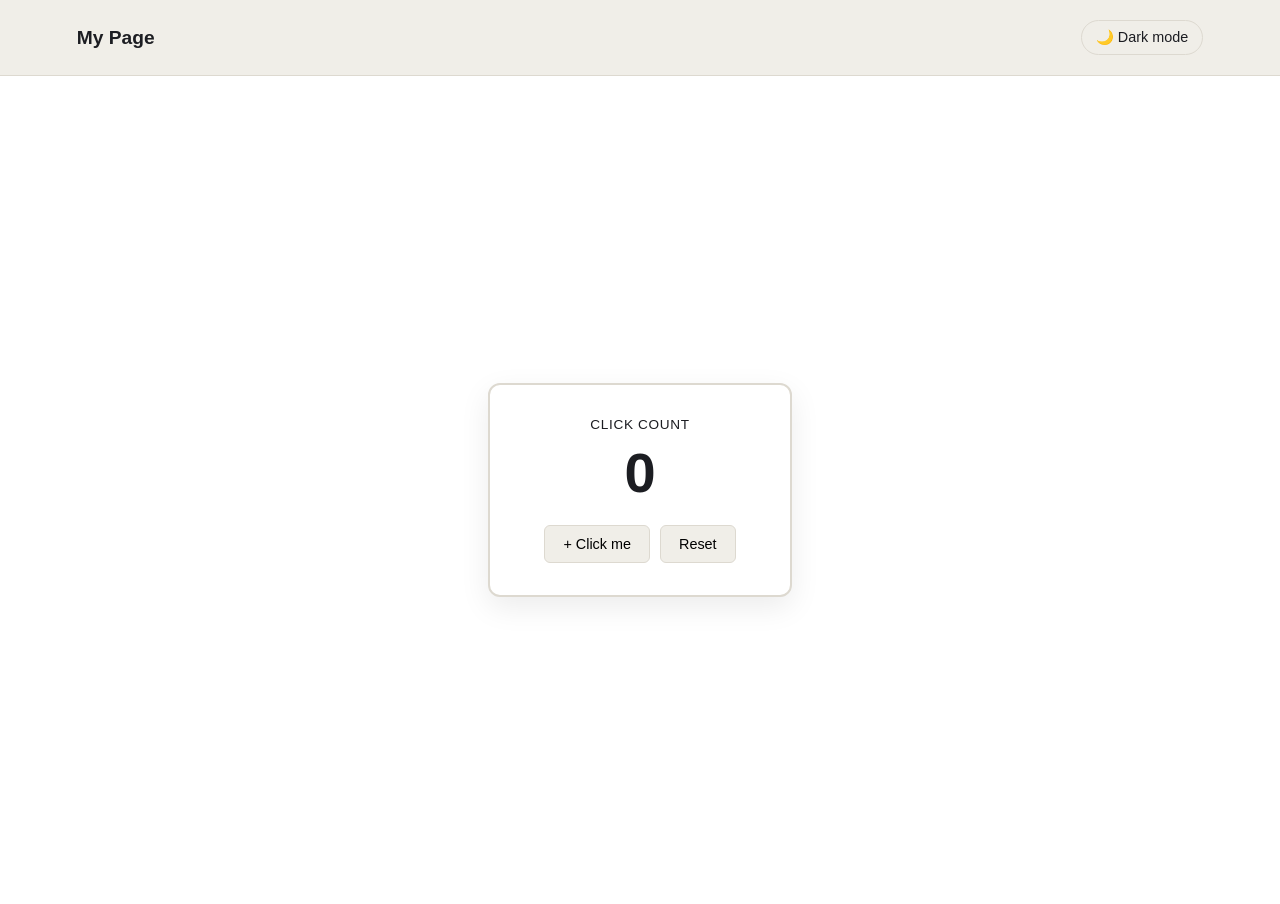
<file: Day_4/index.html>
<!DOCTYPE html>
<html lang="en">
<head>
<meta charset="UTF-8">
<meta name="viewport" content="width=device-width, initial-scale=1.0">
<title>Toggle theme and Counter</title>
<link rel="stylesheet" href="style.css">
</head>
<body>
    <nav>
    <div class="logo">My Page</div>
    <button id="themeToggle" onclick="toggleTheme()">🌙 Dark mode</button>
  </nav>


<div class="center">
    <div class="counter-box">
        <div class="counter-label">Click count</div>
        <div id="counterValue">0</div>  
        <div class="counter-actions">
            <button id="incrementBtn">+ Click me</button>
            <button id="resetBtn" class="reset">Reset</button>
            </div>
        </div>
    </div>
</div>
<script src="script.js"></script>
</body>
</html>
</file>
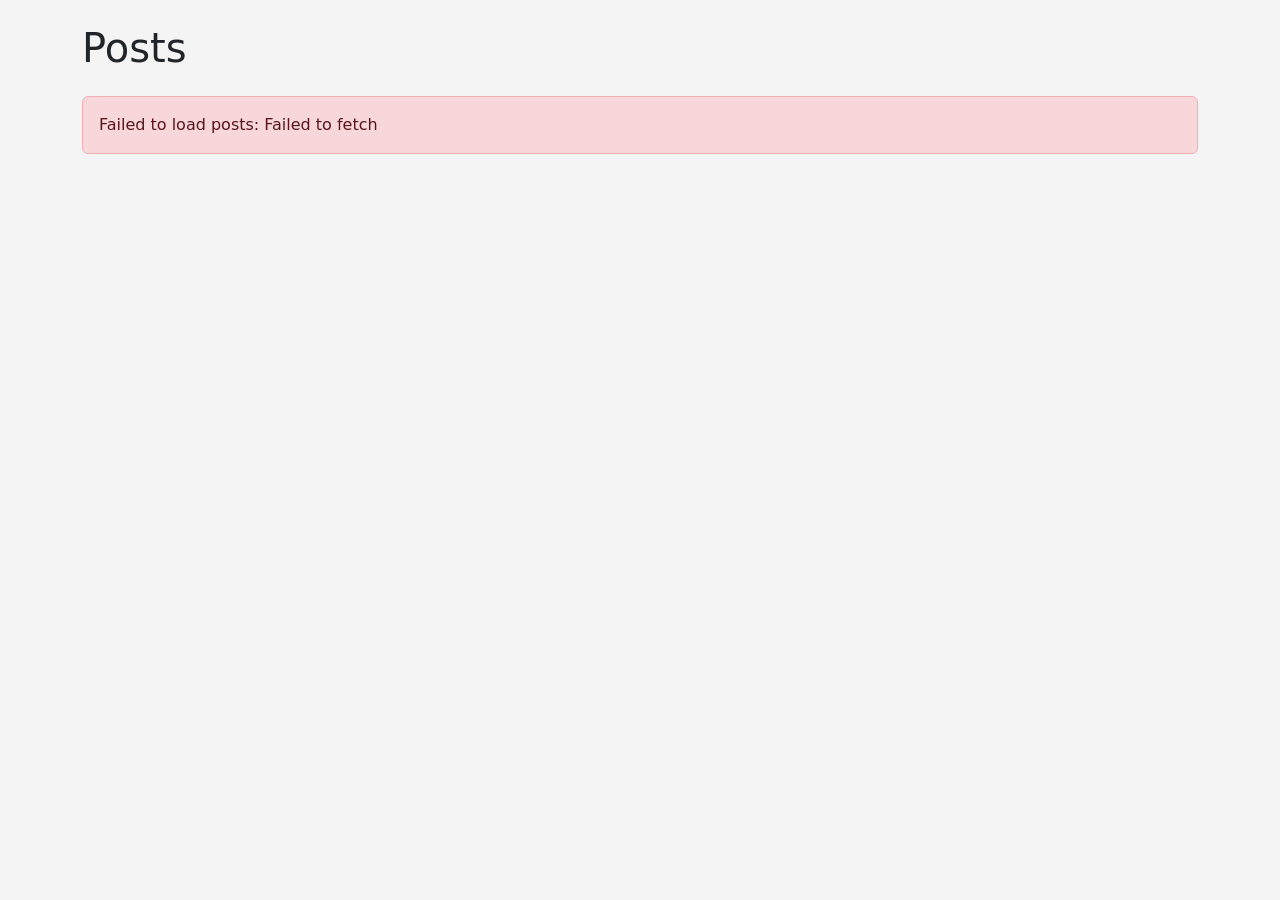
<file: Day_6/index.html>
<!DOCTYPE html>
<html lang="en">
<head>
  <meta charset="UTF-8">
  <title>Posts Directory</title>

  <!-- Bootstrap CSS (for the card grid) -->
  <link href="https://cdn.jsdelivr.net/npm/bootstrap@5.3.3/dist/css/bootstrap.min.css" rel="stylesheet">

  <!-- Our own custom CSS -->
  <link rel="stylesheet" href="style.css">
</head>
<body>

  <div class="container py-4">
    <h1 class="mb-4">Posts</h1>

    <!-- Shown while data is being fetched -->
    <div id="loading" class="text-center">
      <p>Loading posts...</p>
    </div>

    <!-- Shown only if the fetch fails -->
    <div id="error" class="alert alert-danger d-none"></div>

    <!-- Cards get inserted here by JavaScript -->
    <div id="card-container" class="row g-3"></div>
  </div>

  <!-- Our JS runs after the HTML above exists -->
  <script src="script.js"></script>
</body>
</html>
</file>
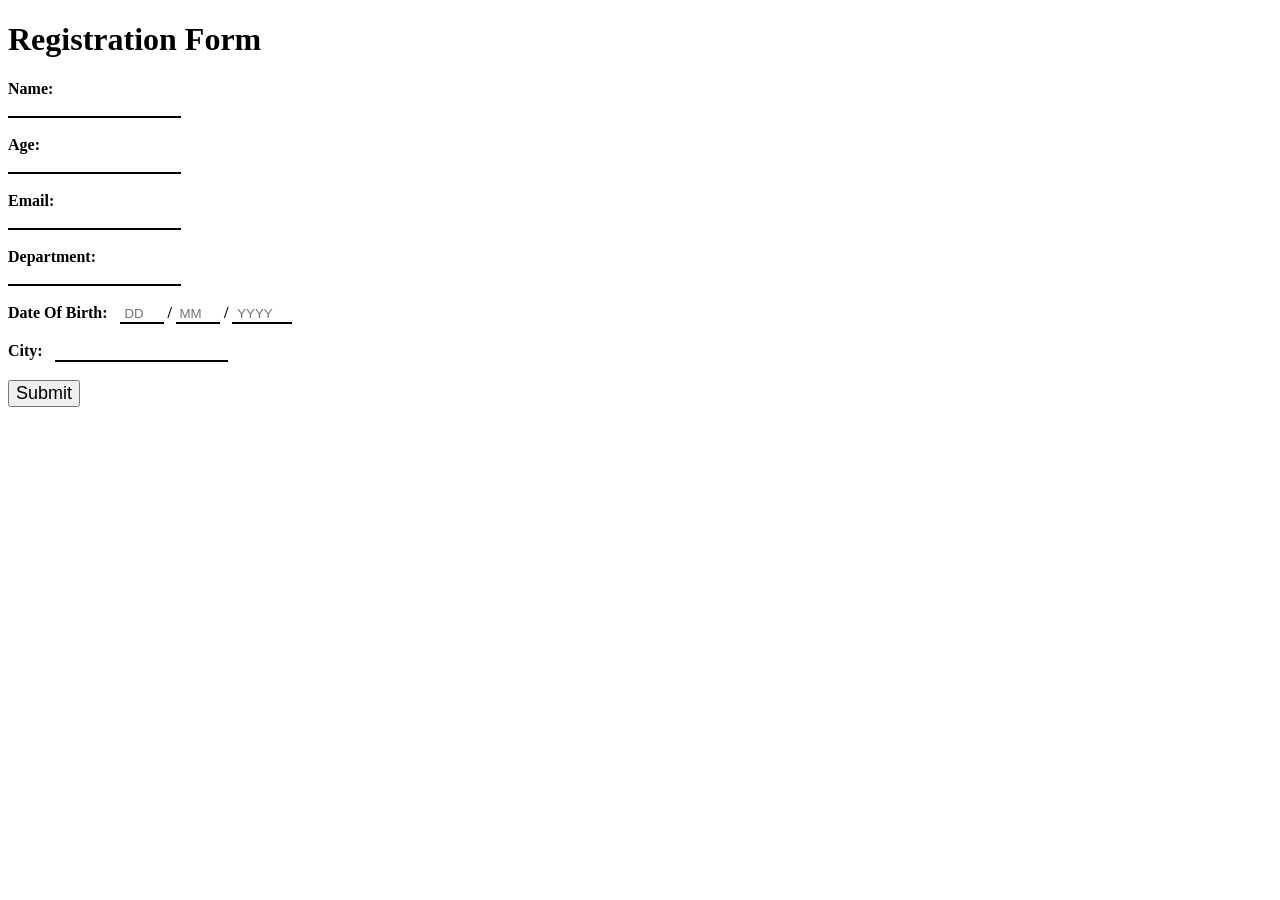
<file: Day_1/Day1_Form.html>
<!DOCTYPE html>
<html lang="en">
<head>
    <meta charset="UTF-8">
    <title>Registration Form</title>
</head>
    <style>
        input{
            border : none;
            border-bottom: 2px solid black;
            outline : none;
            text-align: center;
            font-weight: 500;
        }
        input[type="submit"]{
            border:revert;
            font-size: 18px;
        }
    </style>
<body>

    <h1>Registration Form</h1>

    <form action="" method="post">
        <b>
        <label for="name">Name:</label>
        <br>
        <input type="text" id="name" name="name">
        <br><br>

        <label for="age">Age:</label>
        <br>
        <input type="number" id="age" name="age">
        <br><br>

        <label for = "email id">Email:</label>
        <br>
        <input type="email" id="email" name="email">
        <br><br>

        <label for ="Department">Department:</label>
        <br>
        <input type="text" id="Department" name="department">
        <br><br>

        <label>Date Of Birth:</label>
        &nbsp;
        <input type="number" placeholder="DD" min="1" max="31">
        /
        <input type="number" placeholder="MM" min="1" max="12">
        /
        <input type="number" placeholder="YYYY" min="1900" max="2026">
        <br><br>

        <label for="city">City:</label>
        &nbsp;
        <input type="text" id="city" name="city">
        <br><br>

        <input type="submit" value="Submit">
 
        </b>
    </form>

</body>
</html>
</file>
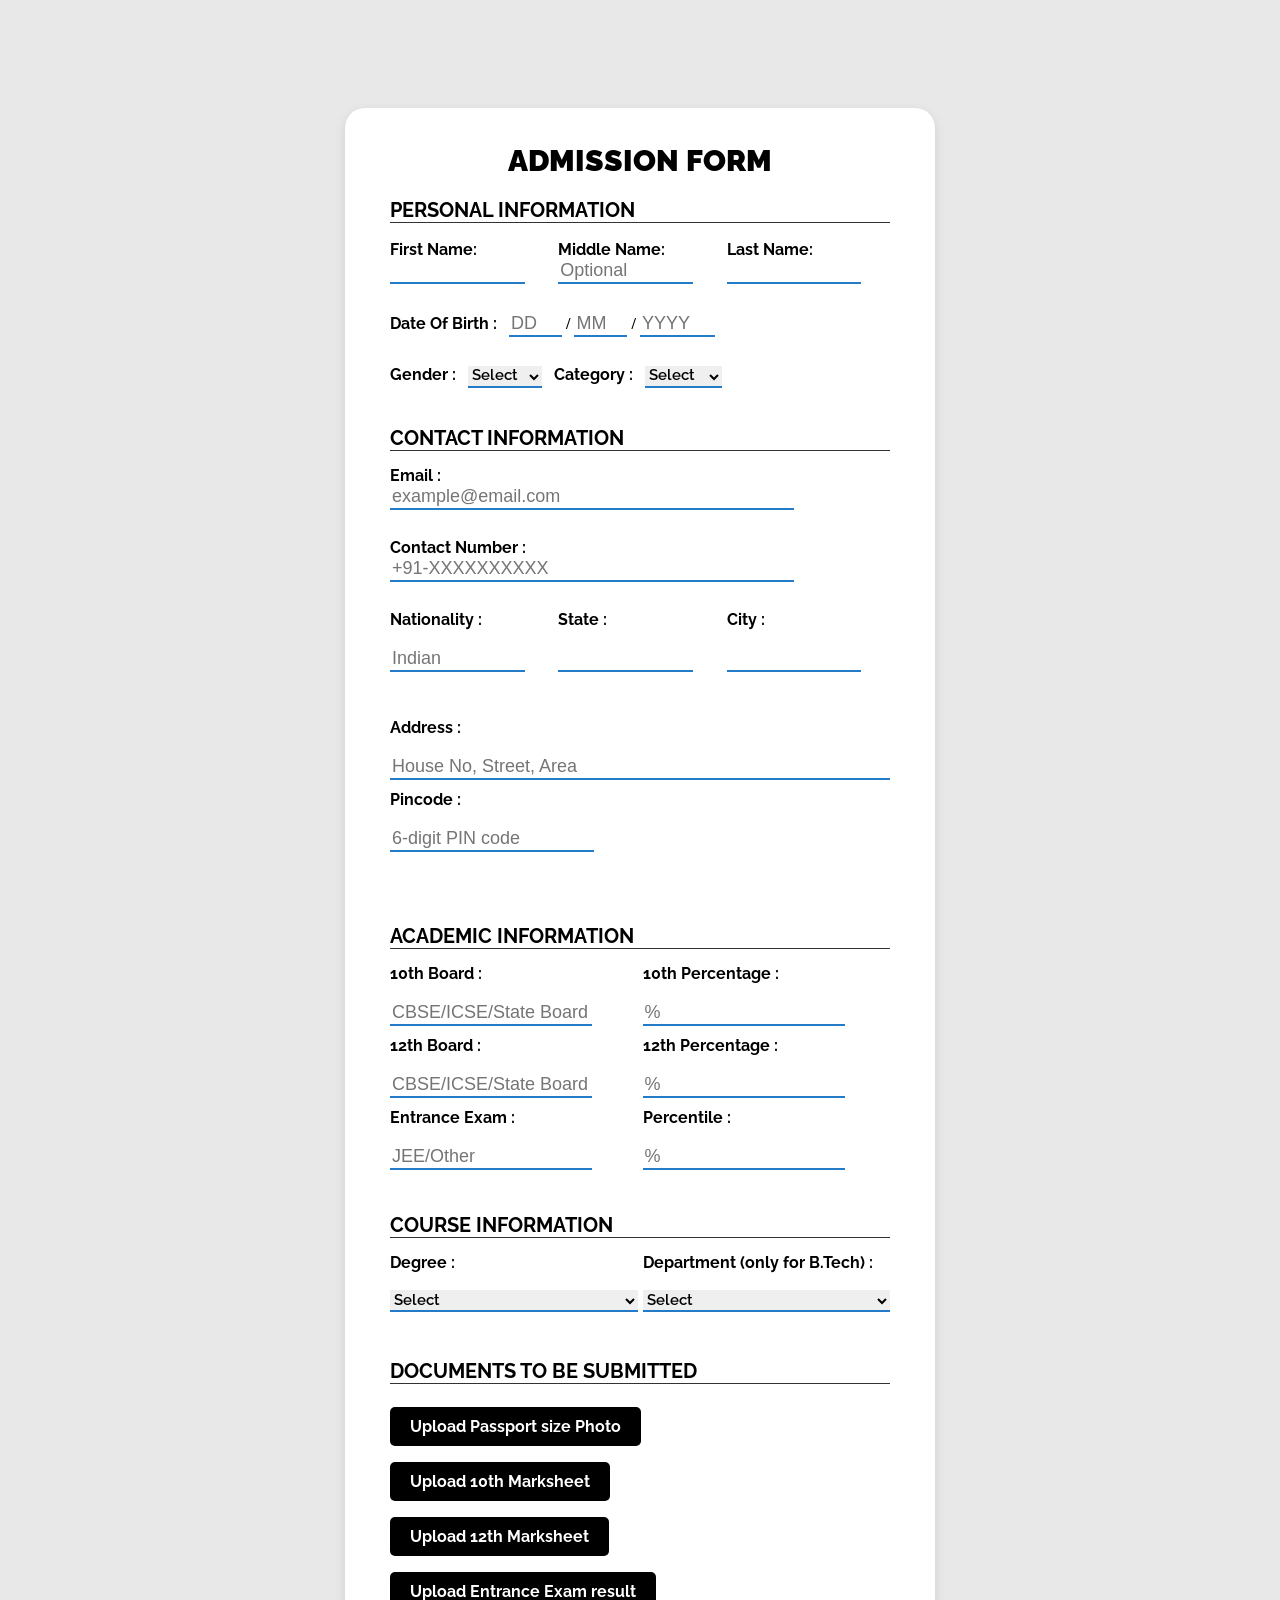
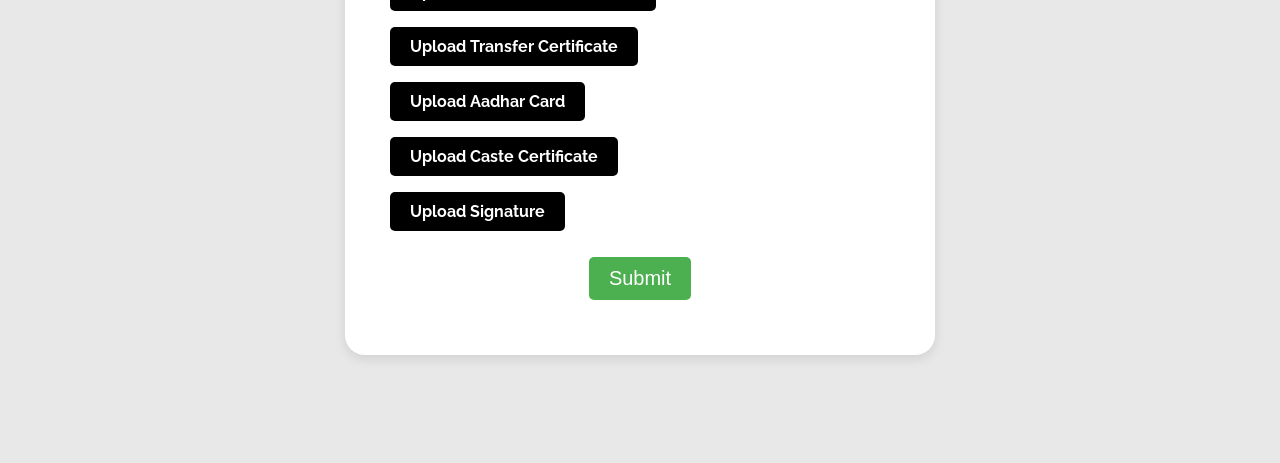
<file: Day_2/Day2_AdmissionForm.html>
<!DOCTYPE html>
<html lang="en">

<head>
    <meta charset="UTF-8">
    <meta name="viewport" content="width=device-width, initial-scale=1.0">
    <title>Admission Form</title>
    <link rel="stylesheet" href="style.css">
</head>
<link href="https://fonts.googleapis.com/css2?family=Raleway:wght@300&display=swap" rel="stylesheet">
<body>
    <div class="form-container">

        <h1 class="h1">ADMISSION FORM</h1>

        <h2 class="h2">PERSONAL INFORMATION</h2>
        <hr class="hr1">
        <br>

        <form action="" method="post">
            <b>
                <div class="form-row">
                    <div class="form-group">
                        <label for="first name">First Name:</label>
                        <input style="width: 80%;" type="text" id="first name" name="first name">
                        <br>
                    </div>

                    <div class="form-group">
                        <label for="middle name">Middle Name:</label>
                        <input style="width: 80%;" type="text" id="middle name" name="middle name"
                            placeholder="Optional">
                        <br>

                    </div>

                    <div class="form-group">
                        <label for="last name">Last Name:</label>
                        <input style="width: 80%;" type="text" id="last name" name="last name">
                        <br>
                    </div>
                </div>

                <label>Date Of Birth :</label>
                &nbsp;
                <input type="number" placeholder="DD" min="1" max="31">
                /
                <input type="number" placeholder="MM" min="1" max="12">
                /
                <input type="number" placeholder="YYYY" min="1900" max="2026">
                <br><br>

                <label for="gender">Gender :</label>
                &nbsp;
                <select id="gender" name="gender">
                    <option value="" disabled selected>Select</option>
                    <option value="male">Male</option>
                    <option value="female">Female</option>
                    <option value="other">Other</option>
                </select>
                &nbsp;

                <label for="category">Category :</label>
                &nbsp;
                <select id="category" name="category">
                    <option value="" disabled selected>Select</option>
                    <option value="general">General</option>
                    <option value="obc">OBC</option>
                    <option value="sc">SC</option>
                    <option value="st">ST</option>
                    <option value="ews">EWS</option>
                </select>

                <br><br>

                <h3 class="h2">CONTACT INFORMATION</h3>
                <hr class="hr2">

                <label for="email">Email :</label>
                <br>
                <input style="width: 80%;" type="email" id="email" name="email" placeholder="example@email.com">
                <br><br>

                <label for="phone number">Contact Number :</label>
                <input style="width: 80%;" type="tel" id="phone number" name="phone number"
                    placeholder="+91-XXXXXXXXXX">
                <br><br>

                <div class="form-row">
                    <div class="form-group">
                        <label for="nationality">Nationality :</label>
                        <br>
                        <input style="width: 80%;" type="text" id="nationality" name="nationality" placeholder="Indian">
                    </div>
                    <div class="form-group">
                        <label for="state">State :</label>
                        <br>
                        <input style="width: 80%;" type="text" id="state" name="state">
                        <br><br>
                    </div>
                    <div class="form-group">

                        <label for="city">City :</label>
                        <br>
                        <input style="width: 80%;" type="text" id="city" name="city">
                        <br><br>
                    </div>
                </div>

                <div class="form-group">
                    <label for="address">Address :</label>
                    <br>
                    <input type="text" id="address" name="address" placeholder="House No, Street, Area">
                </div>
                <div class="form-group">
                    <label for="pincode">Pincode :</label>
                    <br>
                    <input style="width: 40%;" type="tel" id="pincode" name="pincode" pattern="[0-9]{6}"
                        placeholder="6-digit PIN code">
                </div>

                <br><br>

                <h4 class="h2">ACADEMIC INFORMATION</h4>
                <hr class="hr2">

                <div class="form-row2">
                    <div class="form-group">
                        <label for="10th board">10th Board :</label>
                        <br>
                        <input style="width: 80%;" type="text" id="10th board" name="10th board"
                            placeholder="CBSE/ICSE/State Board">
                    </div>
                    <div class="form-group">
                        <label for="10th percentage">10th Percentage :</label>
                        <br>
                        <input style="width: 80%;" type="number" id="10th percentage" name="10th percentage"
                            placeholder="%" min="0" max="100">
                    </div>
                </div>

                <div class="form-row2">
                    <div class="form-group">
                        <label for="12th board">12th Board :</label>
                        <br>
                        <input style="width: 80%;" type="text" id="12th board" name="12th board"
                            placeholder="CBSE/ICSE/State Board">
                    </div>
                    <div class="form-group">
                        <label for="12th percentage">12th Percentage :</label>
                        <br>
                        <input style="width: 80%;" type="number" id="12th percentage" name="12th percentage"
                            placeholder="%" min="0" max="100">
                    </div>
                </div>

                <div class="form-row2">
                    <div class="form-group">
                        <label for="entrance exam">Entrance Exam :</label>
                        <br>
                        <input style="width: 80%;" type="text" id="entrance exam" name="entrance exam"
                            placeholder="JEE/Other">
                    </div>
                    <div class="form-group">
                        <label for="percentile">Percentile :</label>
                        <br>
                        <input style="width: 80%;" type="number" id="percentile" name="percentile" placeholder="%"
                            min="0" max="100">
                    </div>
                </div>

                <h5 class="h2">COURSE INFORMATION</h5>
                <hr class="hr2">
                <div class="form-row2">
                    <div class="form-group">
                        <label for="degree">Degree :</label>
                        <br>
                        <select id="degree" name="degree">
                            <option value="" disabled selected>Select</option>
                            <option value="btech">B.Tech</option>
                            <option value="mtech">M.Tech</option>
                            <option value="mba">MBA</option>
                            <option value="bpharma">B.Pharm</option>
                        </select>
                    </div>
                    <div class="form-group">
                        <label for="department">Department (only for B.Tech) :</label>
                        <br>
                        <select id="department" name="department">
                            <option value="" disabled selected>Select</option>
                            <option value="cse">Computer Science</option>
                            <option value="ece">Electronics</option>
                            <option value="mech">Mechanical</option>
                            <option value="civil">Civil</option>
                        </select>
                    </div>
                </div>

                <h6 class="h2">DOCUMENTS TO BE SUBMITTED</h6>
                <hr class="hr2">
                <br>
                <label class="photo-btn" for="photo">Upload Passport size Photo</label>
                <input type="file" id="photo" name="photo" accept="image/*" style="display: none;">
                <br><br><br>
                <label class="upload-btn" for="marksheet">Upload 10th Marksheet</label>
                <input type="file" id="marksheet" name="marksheet" accept=".pdf" style="display: none;">
                <br><br><br>
                <label class="upload-btn" for="12th marksheet">Upload 12th Marksheet</label>
                <input type="file" id="12th marksheet" name="12th marksheet" accept=".pdf" style="display: none;">
                <br><br><br>
                <label class="upload-btn" for="entrance result">Upload Entrance Exam result</label>
                <input type="file" id="entrance result" name="entrance result" accept=".pdf" style="display: none;">
                <br><br><br>
                <label class="upload-btn" for="transfer certificate">Upload Transfer Certificate</label>
                <input type="file" id="transfer certificate" name="transfer certificate" accept=".pdf"
                    style="display: none;">
                <br><br><br>
                <label class="upload-btn" for="aadhar">Upload Aadhar Card</label>
                <input type="file" id="aadhar" name="aadhar" accept=".pdf" style="display: none;">
                <br><br><br>
                <label class="upload-btn" for="caste certificate">Upload Caste Certificate</label>
                <input type="file" id="caste certificate" name="caste certificate" accept=".pdf" style="display: none;">
                <br><br><br>
                <label class="upload-btn" for="signature">Upload Signature</label>
                <input type="file" id="signature" name="signature" accept="image/*" style="display: none;">
                <br><br><br>
                <div class="submit-btn">
                    <input type="submit" value="Submit">
                </div>
            </b>
        </form>
</body>

</html>
</file>
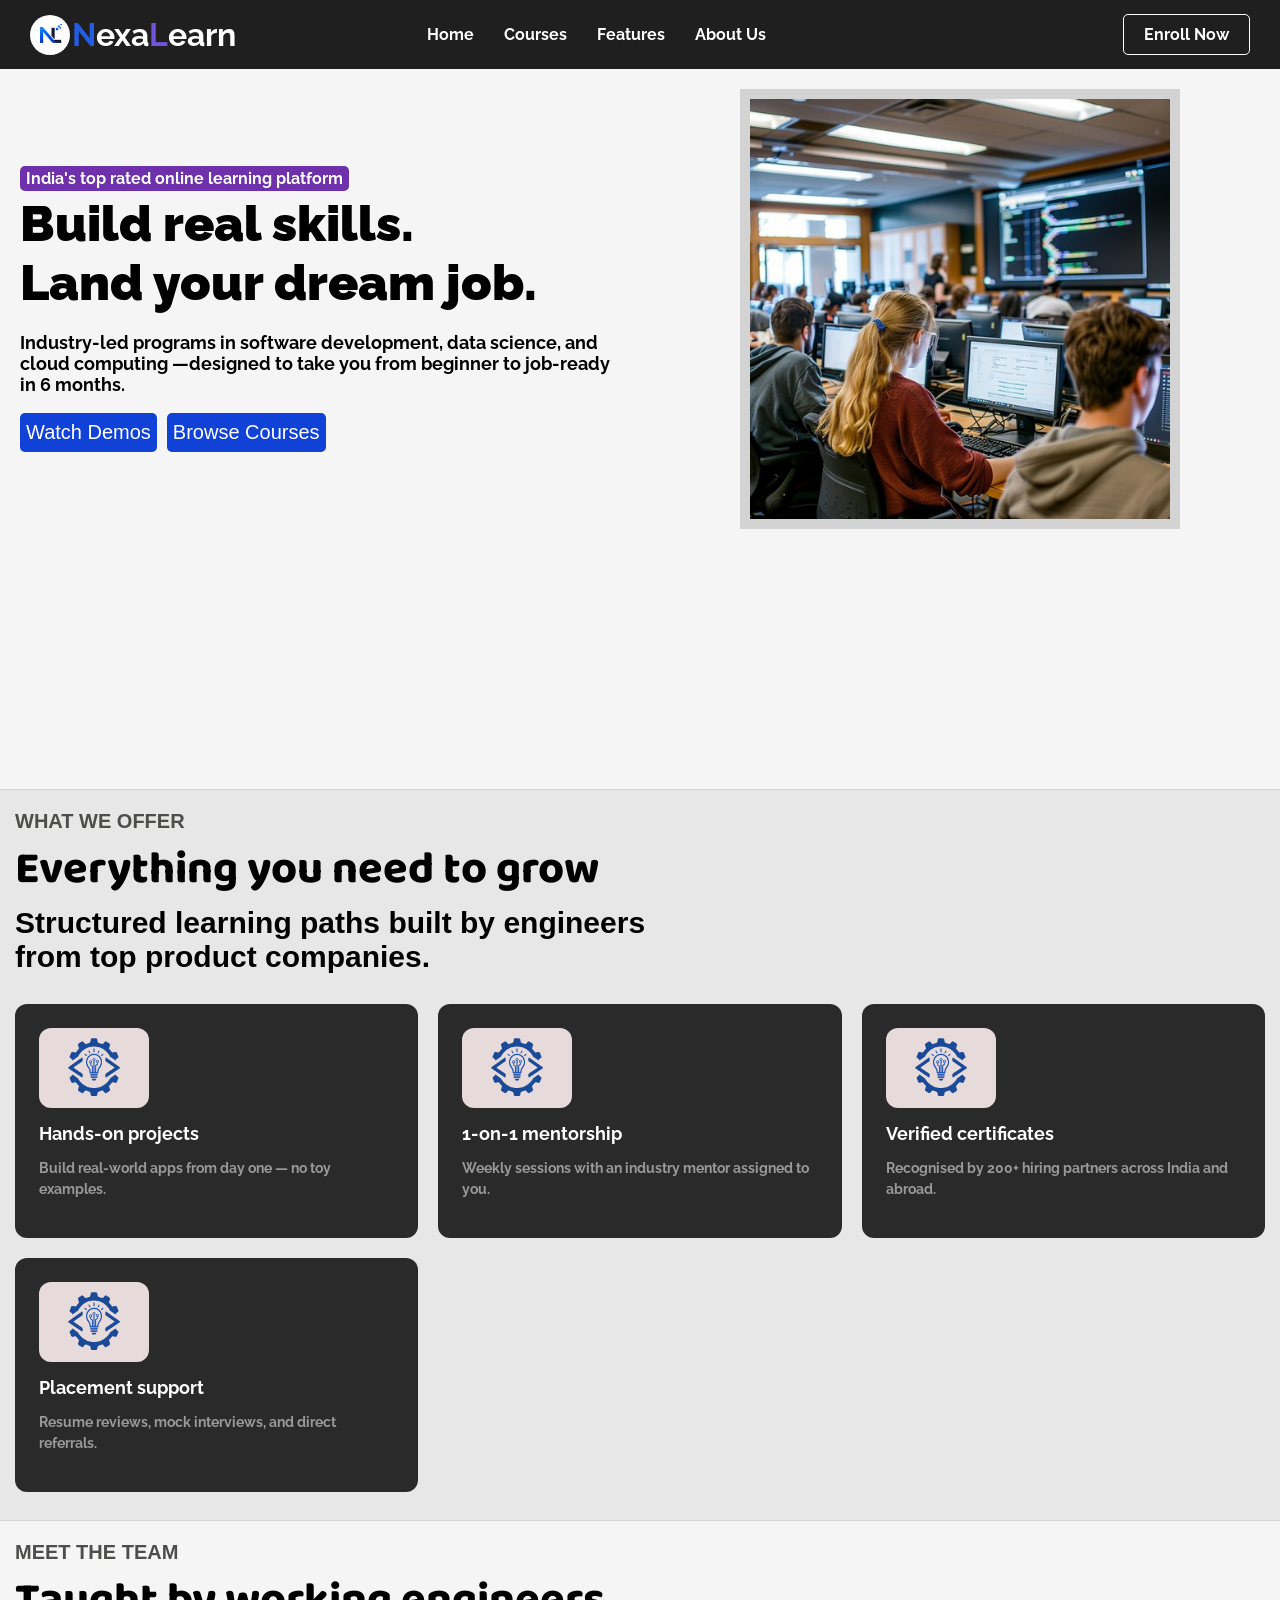
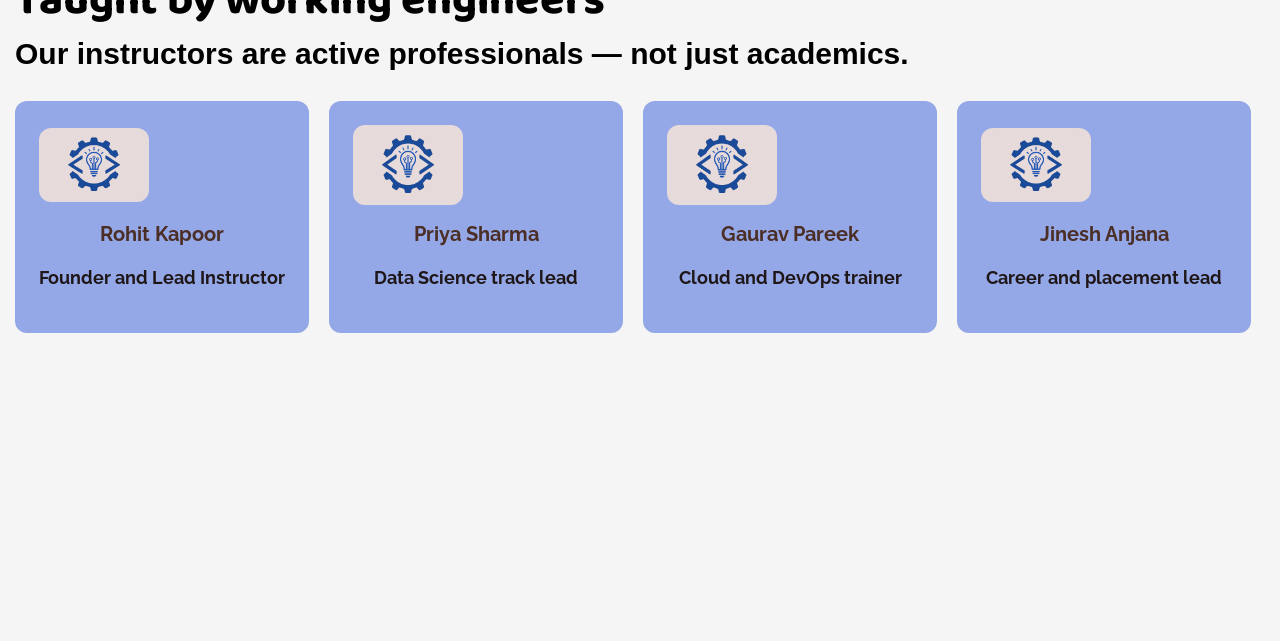
<file: Day_3/Day3_LandingPage.html>
<!DOCTYPE html>
<html lang="en">
<head>
    <meta charset="UTF-8">
    <meta name="viewport" content="width=device-width, initial-scale=1.0">
    <title>NexaLearn</title>
</head>
<link href="https://fonts.googleapis.com/css2?family=Baloo+2:wght@600;700&display=swap" rel="stylesheet">
<link href="https://fonts.googleapis.com/css2?family=Raleway:wght@300&display=swap" rel="stylesheet">
<link rel="stylesheet" href="Day3_LandingPage.css">
<body>
    <div class="navbar">
        <div class="logo">
            <img class="logo" src="Logo/ChatGPT Image Jun 29, 2026, 11_00_40 PM.png" alt="Logo">
            <h1 class="h1" style="color: white;"><span style="color: rgb(35, 93, 227)">N</span>exa<span style="color: rgb(113, 83, 222)">L</span>earn</h1>
        </div>
        <div class="navlinks">
            <a href="#" style="color: white; text-decoration: none;">Home</a>
            <a href="#" style="color: white; text-decoration: none;">Courses</a>
            <a href="#" style="color: white; text-decoration: none;">Features</a>
            <a href="#" style="color: white; text-decoration: none;">About Us</a>
        </div>
        <div class="enroll-button">
            <a href="#" style="color: white; text-decoration: none;">Enroll Now</a>
        </div>
    </div>

    <section class="hero-section">
        <div class="hero-content">
            <div class="hero-left">
                <span class="b1" style="margin-bottom: 1px;">India's top rated online learning platform</span>
                <h2 style="font-size: 50px; font-weight: bolder; margin: 2px 0;">Build real skills.<br>Land your dream job.</h2>
                <p style="font-size: large; margin-right: 2px;">Industry-led programs in software development, 
                    data science, and cloud computing —designed to 
                    take you from beginner to job-ready in 6 months.</p>
                <div style="display: flex; gap: 10px;">
                    <button class="hero-btn">Watch Demos</button>
                    <button class="hero-btn">Browse Courses</button>
                </div>
            </div>
            <div class="hero-right">
                <img style="display: flex; justify-content: center; width: 70%; height: 70%;
                padding: 10px; background-color: lightgray;" src="Images/classroom-coding-session-stockcake.jpg" alt="Live coding sessions">
            </div>
        </div>
    </section>

    <section class="course-section">
        <p class="eyebrow">
            WHAT WE OFFER
        </p>
        <h1 class="head">
            Everything you need to grow
        </h1>
        <p class="head2"> 
            Structured learning paths built by engineers<br> from top product companies.
        </p>
        <div class="course-grid">
            <div class="course-card">
                <div>
                    <img class="img-icon" src="Images/ChatGPT Image Jun 30, 2026, 11_12_17 PM.png" alt="" style="background-color: #e6dada;">
                </div>
                <h2>Hands-on projects</h2>
                <p>Build real-world apps from day one — no toy examples.</p>
            </div>
            <div class="course-card">
                <div>
                    <img class="img-icon" src="Images/ChatGPT Image Jun 30, 2026, 11_12_17 PM.png" alt="" style="background-color: #e6dada;">
                </div>
                <h2>1-on-1 mentorship</h2>
                <p>Weekly sessions with an industry mentor assigned to you.</p>
            </div>
            <div class="course-card">
                <div>
                    <img class="img-icon" src="Images/ChatGPT Image Jun 30, 2026, 11_12_17 PM.png" alt="" style="background-color: #e6dada;">
                </div>
                <h2>Verified certificates</h2>
                <p>Recognised by 200+ hiring partners across India and abroad.</p>
            </div>
            <div class="course-card">
                <div>
                    <img class="img-icon" src="Images/ChatGPT Image Jun 30, 2026, 11_12_17 PM.png" alt="" style="background-color: #e6dada;">
                </div>
                <h2>Placement support</h2>
                <p>Resume reviews, mock interviews, and direct referrals.</p>
            </div>
        </div>
    </section>
    <section class="team">
        <p class="eyebrow">
            MEET THE TEAM
        </p>
        <h1 class="head">
            Taught by working engineers
        </h1>
        <p class="head2"> 
            Our instructors are active professionals — not just academics.
        </p>
        <div class="team-grid">
            <div class="team-card">
                <div class="img-icon">
                    <img class="icon" src="Images/ChatGPT Image Jun 30, 2026, 11_12_17 PM.png" alt="" style="background-color: #e6dada;">
                </div>
                <h2>Rohit Kapoor</h2>
                <p>Founder and Lead Instructor</p>
            </div>
            <div class="team-card">
                <div>
                    <img class="img-icon" src="Images/ChatGPT Image Jun 30, 2026, 11_12_17 PM.png" alt="" style="background-color: #e6dada;">
                </div>
                <h2>Priya Sharma</h2>
                <p>Data Science track lead</p>
            </div>
            <div class="team-card">
                <div>
                    <img class="img-icon" src="Images/ChatGPT Image Jun 30, 2026, 11_12_17 PM.png" alt="" style="background-color: #e6dada;">
                </div>
                <h2>Gaurav Pareek</h2>
                <p>Cloud and DevOps trainer</p>
            </div>
            <div class="team-card">
                <div class="img-icon">
                    <img class="icon" src="Images/ChatGPT Image Jun 30, 2026, 11_12_17 PM.png" alt="" style="background-color: #e6dada;">
                </div>
                <h2>Jinesh Anjana</h2>
                <p>Career and placement lead</p>
            </div>
        </div>
    </section>
</body>
</html>
</file>
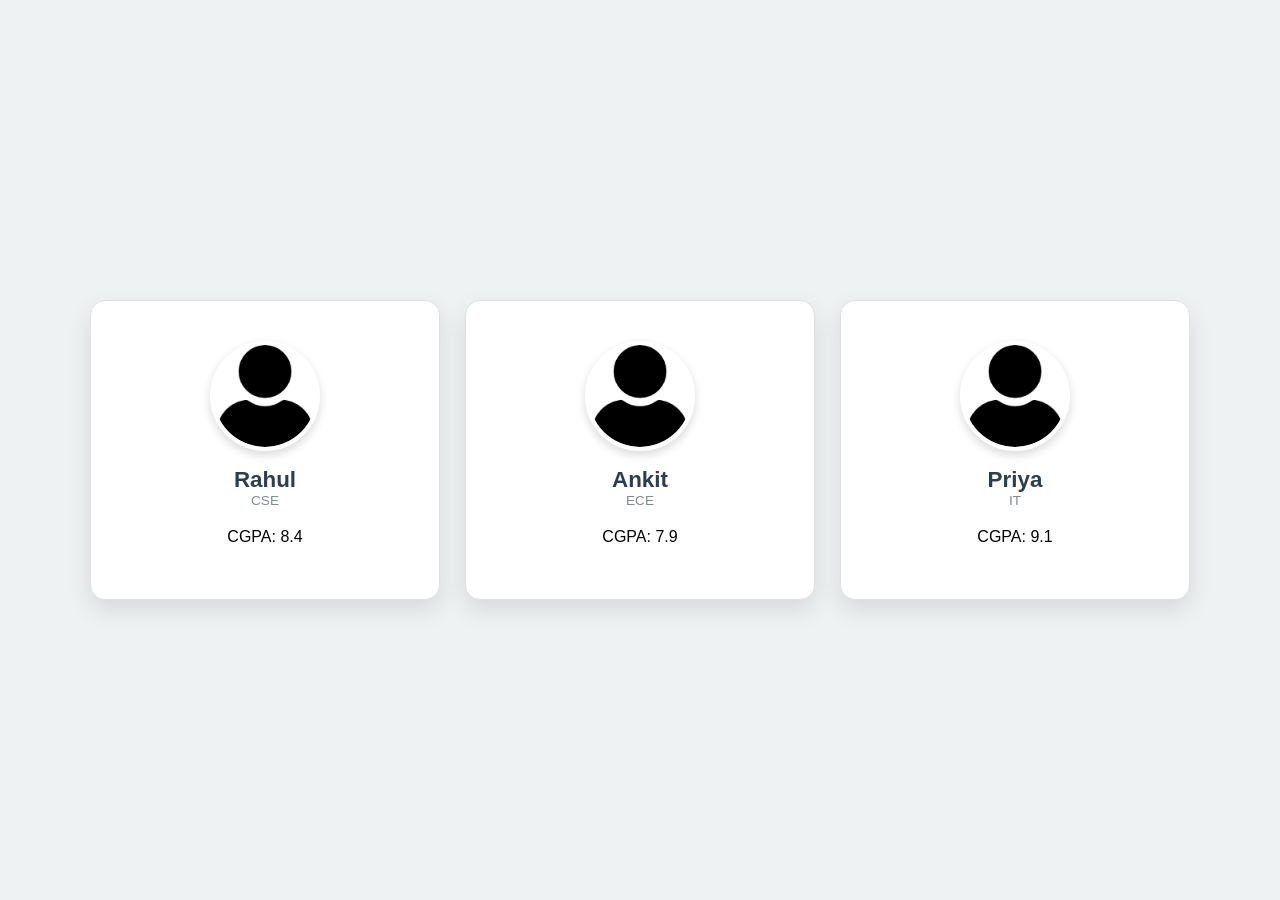
<file: Day_5/cards.html>
<!DOCTYPE html>
<html lang="en">
<head>
    <meta charset="UTF-8">
    <meta name="viewport" content="width=device-width, initial-scale=1.0">
    <title>Students Card</title>
    <link rel="stylesheet" href="cards.css">
</head>
<body>
    <div id="container" class="container"></div>
    <script src="cards.js"></script>
</body>
</html>
</file>
<file: Day_4/style.css>
:root{
  --bg: #ffffff;
  --text: #1c1d22;
  --surface: #f0eee8;
  --border: #ddd9d0;
}

body{
  background: var(--bg);
  color: var(--text);
  font-family: sans-serif;
  transition: background 0.1s ease, color 0.1s ease;
  min-height: 100vh;
  margin: 0;
}
 
nav{
  display: flex;
  align-items: center;
  justify-content: space-between;
  padding: 20px 6vw;
  border-bottom: 1px solid var(--border);
  background: var(--surface);
}
 
.logo{
  font-weight: 700;
  font-size: 1.2rem;
}
 
#themeToggle{
  background: var(--surface);
  border: 1px solid var(--border);
  color: var(--text);
  padding: 8px 14px;
  border-radius: 999px;
  cursor: pointer;
  font-size: 0.9rem;
}
 
#themeToggle:hover{
  border-color: #6c63ff;
}
 
main{
  padding: 40px 6vw;
}

body.dark{
  --bg: #14171f;
  --text: #e9ebf2;
  --surface: #1a1e28;
  --border: #2a2f3d;
}

.center{
    display: flex;
    align-items: center;
    justify-content: center;
    min-height: calc(100vh - 72px);
}
.counter-box{
  background: var(--bg);
  border: 2px solid var(--border);
  border-radius: 12px;
  width: 300px;
  padding: 32px 0;
  text-align: center;
  box-shadow: 0 10px 30px rgba(0,0,0,0.08);
}
 
.counter-label{
  font-size: 0.85rem;
  color: var(--text);
  margin-bottom: 8px;
  text-transform: uppercase;
  letter-spacing: 0.05em;
}
 
#counterValue{
  font-size: 3.5rem;
  font-weight: 700;
  color: var(--text);
  margin-bottom: 20px;
}
 
.counter-actions{
  display: flex;
  gap: 10px;
  justify-content: center;
}
 
button{
  font-family: inherit;
  font-size: 0.9rem;
  padding: 10px 18px;
  border-radius: 6px;
  border: 1px solid #ddd9d0;
  background: #f0eee8;
  cursor: pointer;
  transition: all 0.15s ease;
}
 
button:hover{
  border-color: #6c63ff;
  color: #6c63ff;
}
 
button.reset:hover{
  border-color: #ff6b6b;
  color: #ff6b6b;
}
</file>
<file: Day_6/style.css>
body {
  background-color: #f4f4f4;
}

#card-container {
  margin-top: 1rem;
}

.post-card {
  height: 100%;
}

.post-card .card-title {
  text-transform: capitalize;
}

.post-card .card-text {
  color: #555;
}
</file>
<file: Day_2/style.css>
body {
    background-color: #e8e8e8;
    padding: 100px 0;
    }

.hr1 {
        border: none;
        border-top: 1.5px solid #333;
        width: 100%;
        margin-top: -10px;
        margin-bottom: -1px;
    }

    .hr2 {
        border: none;
        border-top: 1.5px solid #333;
        width: 100%;
        margin-top: -10px;
        margin-bottom: 15px;
    }

    .form-container {
        padding: 45px;
        border-radius: 20px;
        box-shadow: 0 4px 12px rgba(0, 0, 0, 0.1);
        /* soft shadow */
        width: 100%;
        max-width: 500px;
        background-color: white;
        margin: 0 auto;
        /* center the form */
    }

    .form-row {
        display: grid;
        grid-template-columns: 1fr 1fr 1fr;
        gap: 5px;
    }

    .form-row2 {
        display: grid;
        grid-template-columns: 1fr 1fr;
        gap: 5px;
    }

    .form-group {
        display: flex;
        flex-direction: column;
    }

    input {
        border: none;
        border-bottom: 2px solid rgba(18, 113, 196, 0.922);
        outline: none;
        font-weight: 500;
        font-size: 18px;
        margin-bottom: 10px;
    }

    input[type="submit"] {

        border: lightgray;
        font-size: 20px;
        background-color: #4CAF50;
        /* Green */
        color: white;
        padding: 10px 20px;
        border-radius: 5px;
        cursor: pointer;
    }

    label {
        font-family: 'Raleway', sans-serif;
    }

    select {
        font-size: 15px;
        border: none;
        border-bottom: 2px solid rgba(18, 113, 196, 0.922);
        outline: none;
        font-weight: 600;
        font-family: 'Raleway', sans-serif;
    }

    .photo-btn {
        background-color: black;
        /* Green */
        color: white;
        padding: 10px 20px;
        border: none;
        border-radius: 5px;
        cursor: pointer;
        font-size: 16px;
    }

    .upload-btn {
        background-color: black;
        /* Green */
        color: white;
        padding: 10px 20px;
        border: none;
        border-radius: 5px;
        cursor: pointer;
        font-size: 16px;
    }

    .submit-btn {
        text-align: center;
    }

    .h1 {
        text-align: center;
        font-size: 30px;
        font-weight: 900;
        font-family: 'Raleway', sans-serif;
        margin-bottom: 20px;
        margin-top: -10px;
    }

    .h2 {
        font-size: 20px;
        font-weight: 700;
        font-family: 'Raleway', sans-serif;
        margin-bottom: 10px;
    }

    input[type="submit"] {
        background-color: #4CAF50;
        /* Green */
    }
</file>
<file: Day_3/Day3_LandingPage.css>
body {
    margin: 0;
    font-family: 'Raleway', sans-serif;
    font-weight: bold;
}
.navbar {
    display: flex;
    justify-content: space-between;
    align-items: center;
    background-color: #201f1f;
    padding: 14px 30px;
}
.h1 {
    font-family: 'Raleway', sans-serif;
}
.logo{ 
    margin-right: auto;
    width: 40px;
    height: 40px;
    display: flex;
    align-items: center;
    border-radius: 50%;
    gap: 2px;
}
        .navlinks{
            font-weight: bold;
            flex: 1;
            font-family: 'Raleway', sans-serif;
            display: flex;
            justify-content: center;
            align-items: center;
            list-style: none;
            gap: 30px;
            margin: 0;
            padding: 10px;
        }
        .enroll-button {
            display: flex;
            justify-content: center;
            align-items: center;
            background-color: #201f1f;
            color: white;
            padding: 10px 20px;
            border: 1px solid white;
            border-radius: 5px;
            cursor: pointer;
            font-family: 'Raleway', sans-serif;
        }
        .hero-section {
            /* border: 2px solid red; */
            display: flex;
            justify-content: center;
            min-height: 80vh;
            background-color: #f5f5f5;
            border-bottom: 1px solid lightgray;
        }
        .hero-content {
            /* padding: 40px 0; */
            /* border: 2px solid blue; */
            display: flex;
            flex: 1;
            justify-content: space-between;
            align-items: center;
            width: 100%;
            height: 100%;
        }   
        .hero-left {
            /* border: 2px solid red; */
            height: 100%;
            flex: 1;
            display: flex;
            flex-direction: column;
            align-items: flex-start;
            justify-content: flex-start;
            padding: 20px;
        }
        .hero-right {
            /* border: 2px solid red; */
            display: flex;
            justify-content: center;
            align-items: center;
            flex: 1;
            padding: 20px;
        }
        .b1{
            display: inline-block;
            padding: 3px 6px;
            color: white;
            border:none;
            background-color: rgb(111, 48, 171);
            border-radius: 5px;
        }
        .hero-btn{
            /* font-family: 'Raleway', sans-serif; */
            display: flex;
            gap: 20px;
            text-align: center;
            padding: 8px 6px;
            border: blue;
            border-radius: 5px;
            background-color: rgb(16, 66, 216);
            color: white;
            font-size: 20px;
            cursor: pointer;
        }
        .course-section{
            /* border: 2px solid red; */
            display: flex;
            flex-direction: column;
            justify-content: flex-start;
            align-items: flex-start;
            min-height: 80vh;
            background-color: #e8e7e7;
            padding: 0 15px 10px;
            margin: 0;
            border-bottom: 1px solid lightgray;
        }
        .course-grid{
            display: grid;
            grid-template-columns: 1fr 1fr 1fr;
            gap: 20px;
        }
        .course-card{
            /* justify-content: center; */
            border-radius: 12px;
            background-color: #2a2a2a;
            padding: 24px;
        }
        .course-card h2 {
            color: white;
            font-size: 18px;
            margin-bottom: 8px;
        }
        .course-card p {
            color: #999;
            font-size: 14px;
            line-height: 1.5;
        }
        .eyebrow{
            /* border: 1px solid red; */
            font-size: 20px;
            color: #4d4d4b; 
            margin-top: 20px;
            margin-bottom: 0px; 
            font-weight: bold; 
            font-family: Arial, Helvetica, sans-serif;
        }
        .head{
            /* border: 1px solid red; */
            font-family: 'Baloo 2',sans-serif;
            margin-top: 0;
            margin-bottom: 0;
            font-size: 45px;
            font-weight: 750;
            color: black;
        }
        .head2{
            font-family: Arial, Helvetica, sans-serif;
            margin-top: 0;
            font-size: 30px;
            font-weight: 750;
            color: black;
        }
        .img-icon {
            display: flex;
            flex-direction: column;
            width: 110px;
            height: 80px;
            border-radius: 12px;
            align-items: center;
            justify-content: center;
            margin: 0;
        }
        .team{
            display: flex;
            flex-direction: column;
            justify-content: flex-start;
            align-items: flex-start;
            min-height: 80vh;
            background-color: #f5f5f5;
            padding: 0 15px;    
            margin: 0;
        }.team-grid{
            display: grid;
            grid-template-columns: 1fr 1fr 1fr 1fr;
            gap: 20px;
        }
        .team-card{
            text-align: center;
            justify-content: center;
            border-radius: 12px;
            background-color: #94a7e7;
            padding: 24px;
        }
        .team-card h2 {
            color: rgb(75, 46, 38);
            font-size: 20px;
            margin-bottom: 8px;
        }
        .team-card p {
            color: #1f1717;
            font-size: 18px;
            line-height: 1.5;
        }
        .icon {
            max-width: 110px;   /* prevents overflow */
            max-height: 80px;
            object-fit: contain;
            border-radius: 12px;
        }
</file>
<file: Day_5/cards.css>
* {
    margin: 0;
    padding: 0;
    box-sizing: border-box;
    font-family: 'Segoe UI', Tahoma, Geneva, Verdana, sans-serif;
}

body {
    background-color: #eef2f3;
    display: flex;
    justify-content: center;
    align-items: center;
    min-height: 100vh;
}

.container {
    display: grid;
    grid-template-columns: repeat(auto-fit, minmax(280px, 1fr));
    gap: 25px;
    max-width: 1200px;
    margin: 10px auto;
}

.student-card {
    background: #ffffff;
    width: 350px;
    height: 300px;
    border-radius: 15px;
    box-shadow: 0 10px 25px rgba(0, 0, 0, 0.1);
    overflow: hidden;
    text-align: center;
    border: 1px solid #e0e0e0;
    transition: transform 0.3s ease;
}

.student-card:hover {
    transform: translateY(-5px);
}

.photo-container {
    margin-top: 40px; /* Pulls image up into the header slightly */
}

.student-photo {
    width: 110px;
    height: 110px;
    border-radius: 50%;
    object-fit: cover;
    border: 4px solid #ffffff;
    box-shadow: 0 4px 10px rgba(0, 0, 0, 0.15);
    background-color: #fff;
}

.student-name {
    font-size: 1.4rem;
    font-weight: 700;
    color: #2c3e50;
    margin-top: 12px;
}

.student-title {
    font-size: 0.85rem;
    color: #7f8c8d;
    font-weight: 500;
    margin-bottom: 20px;
    padding: 0 15px;
}

/* Key-Value Details List */
.student-details {
    padding: 0 30px;
    text-align: left;
}
</file>
